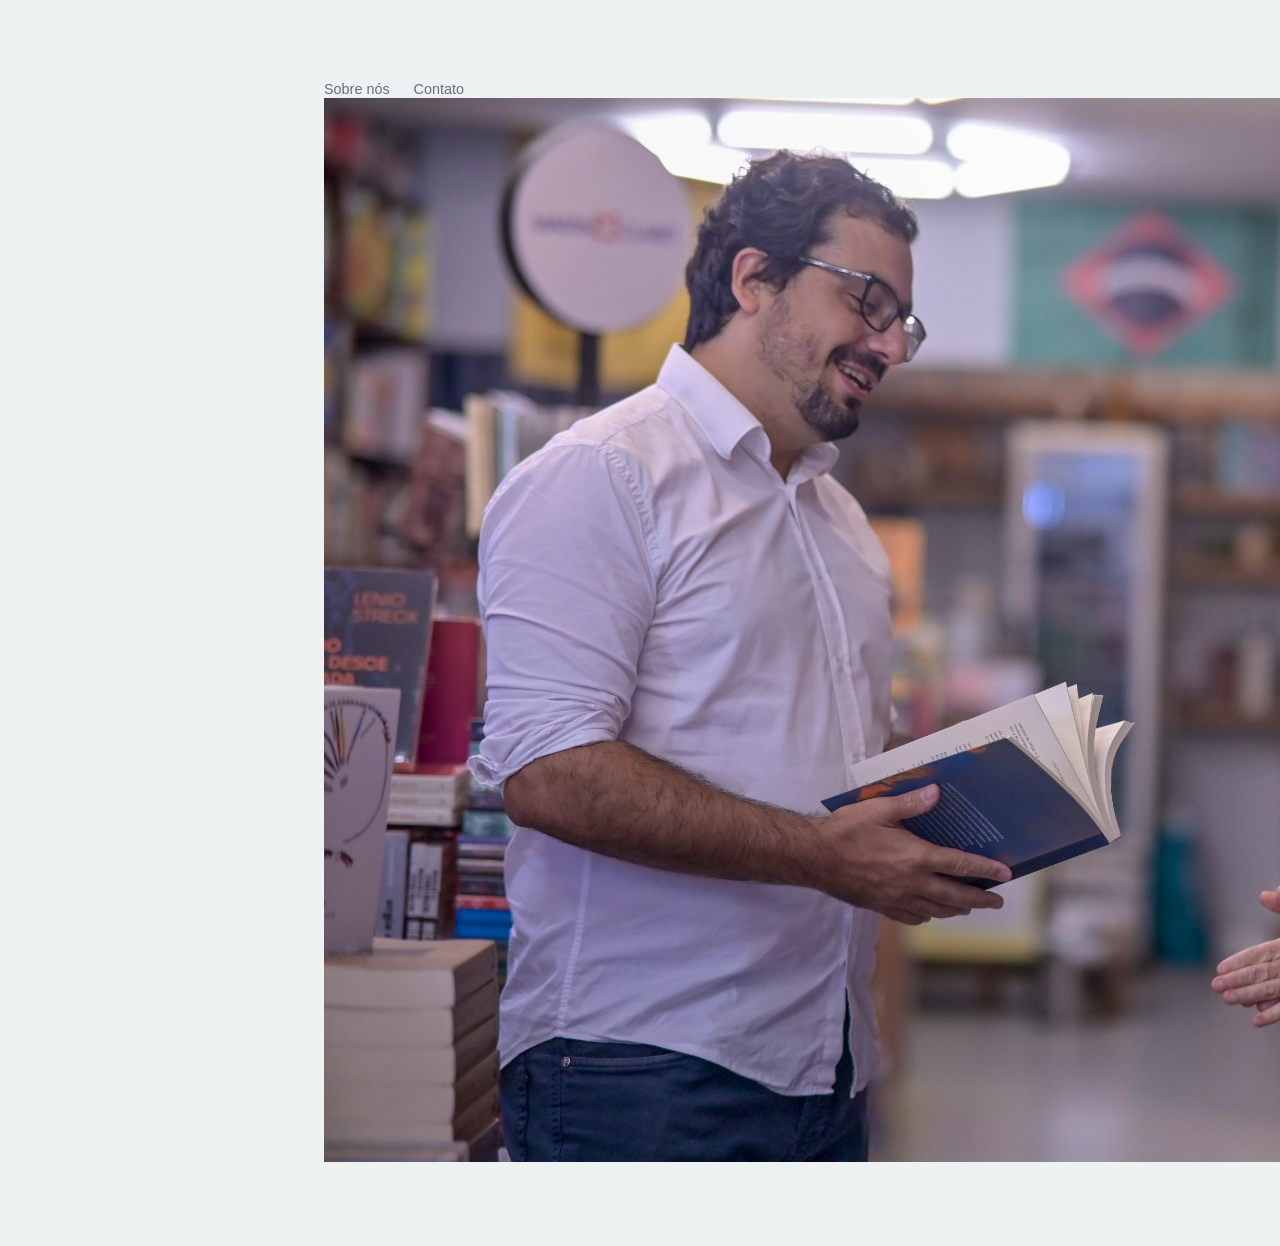
<file: index.html>
<!DOCTYPE html>
<html lang="pt-BR">
<head>
    <meta charset="UTF-8">
    <meta name="viewport" content="width=device-width, initial-scale=1.0">
    <link rel="stylesheet" href="style.css">
    <title>Livraria | Início</title>
</head>
<body>
    <section class = "container">
     <header>
        
            <nav>
                <ul class="paginas"> 
                    <li><a href="sobre.html" class="sobrenos" target="_self">Sobre nós</a></li>
                    <li><a href="contato.html" class="entrar" target="_self">Contato</a></li>
                </ul> 
            </nav>
        </header>
         <img src="imagens/fundo.jpeg" class="fundo" alt="Imagem de fundo">   

    </section>
</body>
</html>
</file>
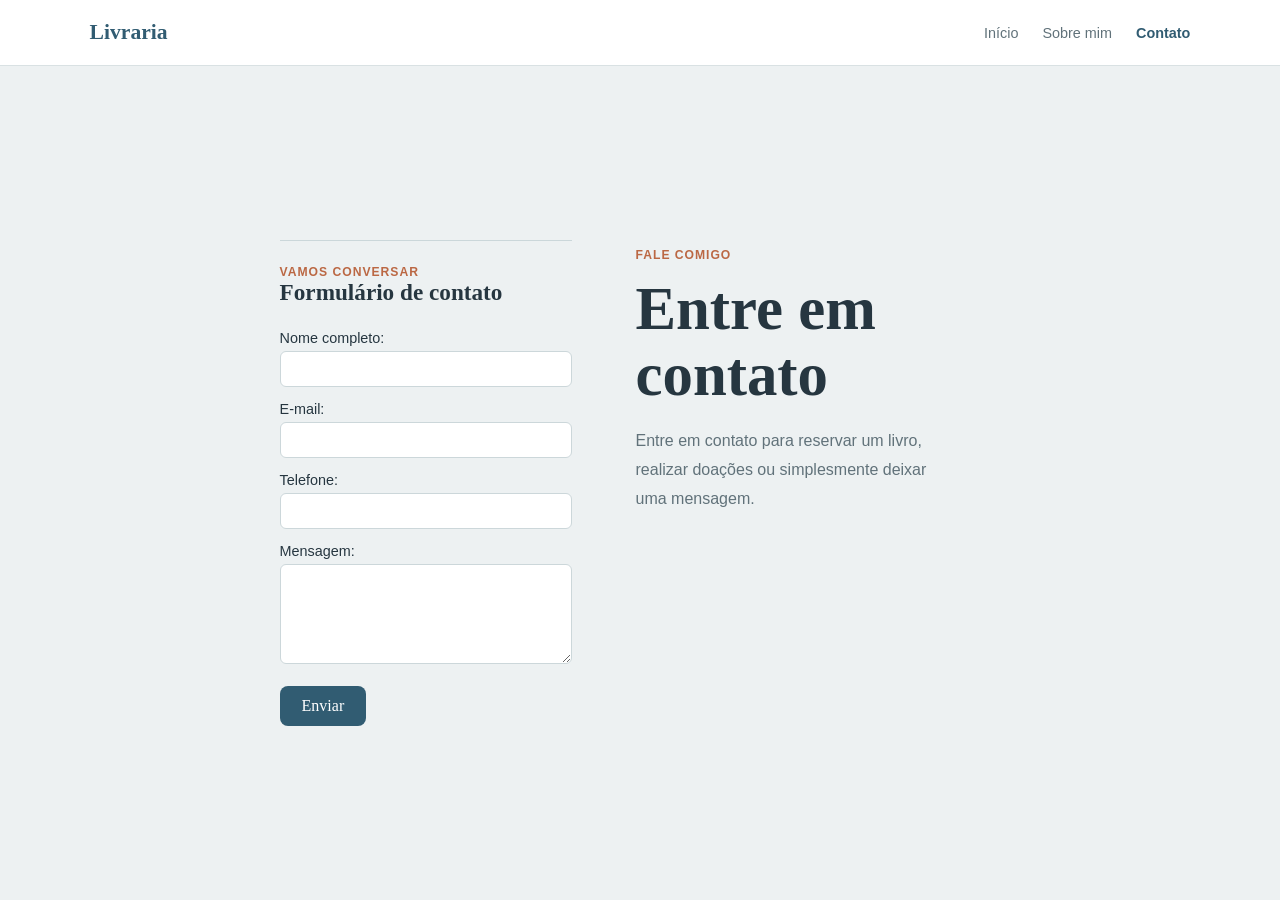
<file: contato.html>
<!DOCTYPE html>
<html lang="pt-BR">
<head>
    <meta charset="UTF-8">
    <meta name="viewport" content="width=device-width, initial-scale=1.0">
    <title>Livraria | Contato</title>
    <link rel="stylesheet" href="contato.css">
</head>
<body>
    <header class="site-header">
        <a class="brand" href="index.html">Livraria</a>
        <nav aria-label="Navegação principal">
            <ul class="paginas">
                <li><a href="index.html">Início</a></li>
                <li><a href="sobre.html">Sobre mim</a></li>
                <li><a class="active" href="contato.html">Contato</a></li>
            </ul>
        </nav>
    </header>

    <main class="content">

        <div class = "formulario">
            <p class="eyebrow">Vamos conversar</p>
            <h1>Formulário de contato</h1>
            <form>
                <label>
                    Nome completo:
                    <input type="text" name="nome">
                </label>
                <label>
                    E-mail: 
                    <input type="email" name="email">
                </label>
                <label>
                    Telefone:
                    <input type="tel" name="telefone">
                </label>
                <label>
                    Mensagem:
                    <textarea name="mensagem" rows="4"></textarea>
                </label>
                <button>Enviar</button>
            </form>
        </div>

        <div class="contato">
            <p class="eyebrow">Fale comigo</p>
            <h1>Entre em contato</h1>
            <p>Entre em contato para reservar um livro, realizar doações ou simplesmente deixar uma mensagem.</p>

        </div>
        
    </main>
</body>
</html>
</file>
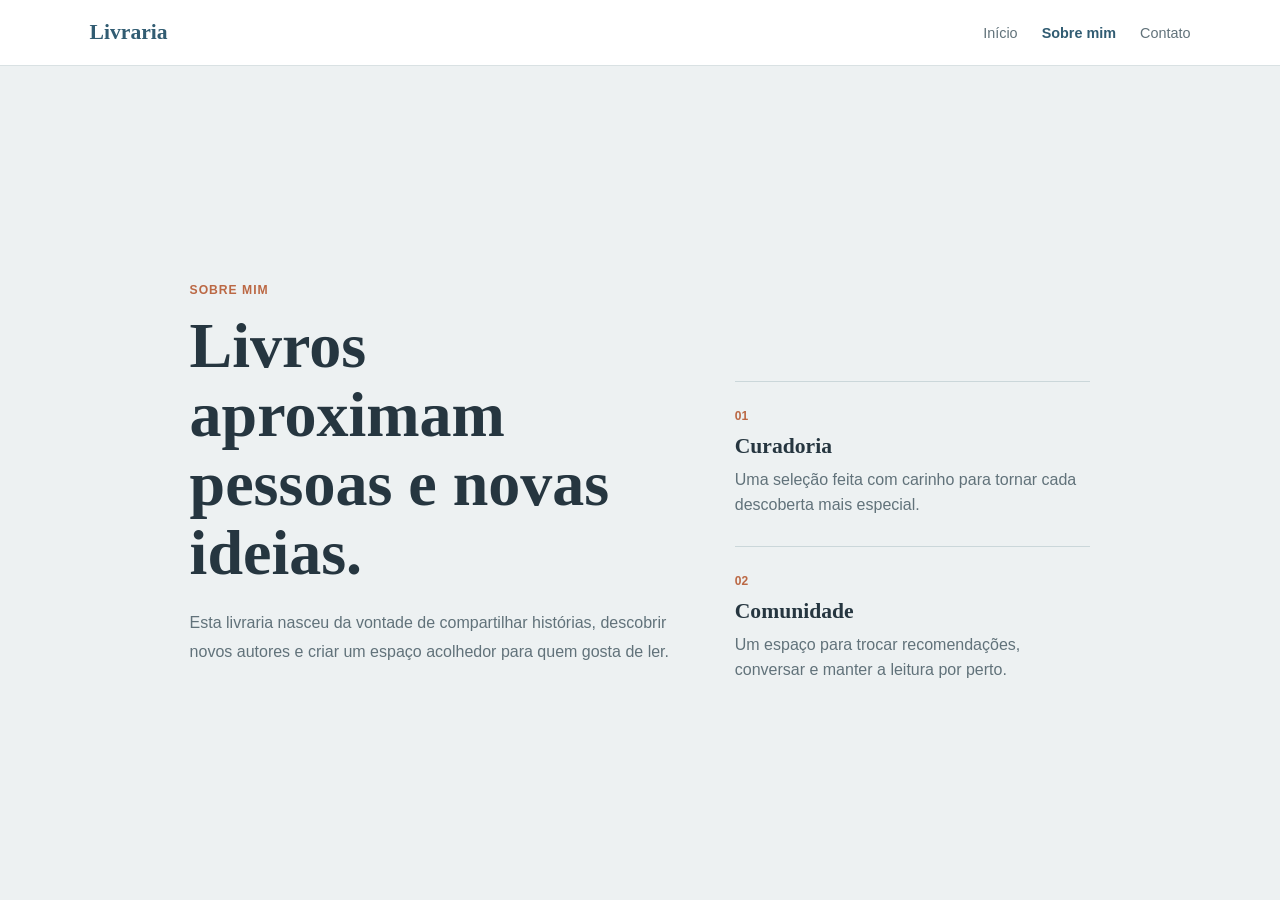
<file: sobre.html>
<!DOCTYPE html>
<html lang="pt-BR">
<head>
    <meta charset="UTF-8">
    <meta name="viewport" content="width=device-width, initial-scale=1.0">
    <link rel="stylesheet" href="style.css">
    <title>Livraria | Sobre mim</title>
</head>
<body>
    <header class="site-header">
        <a class="brand" href="index.html">Livraria</a>
        <nav aria-label="Navegação principal">
            <ul class="paginas">
                <li><a href="index.html">Início</a></li>
                <li><a class="active" href="sobre.html">Sobre mim</a></li>
                <li><a href="contato.html">Contato</a></li>
            </ul>
        </nav>
    </header>

    <main class="about-content">
        <section class="about-intro">
            <p class="eyebrow">Sobre mim</p>
            <h1>Livros aproximam pessoas e novas ideias.</h1>
            <p>Esta livraria nasceu da vontade de compartilhar histórias, descobrir novos autores e criar um espaço acolhedor para quem gosta de ler.</p>
        </section>

        <section class="about-details" aria-label="Sobre a livraria">
            <div>
                <span class="detail-number">01</span>
                <h2>Curadoria</h2>
                <p>Uma seleção feita com carinho para tornar cada descoberta mais especial.</p>
            </div>
            <div>
                <span class="detail-number">02</span>
                <h2>Comunidade</h2>
                <p>Um espaço para trocar recomendações, conversar e manter a leitura por perto.</p>
            </div>
        </section>
    </main>
</body>
</html>
</file>
<file: style.css>
* {
	box-sizing: border-box;
}

body {
	background: #edf1f2;
	color: #263640;
	display: flex;
	flex-direction: column;
	margin: 0;
	min-height: 100vh;
	font-family: Georgia, "Times New Roman", serif;
}

.site-header {
	align-items: center;
	background: #fff;
	border-bottom: 1px solid #d9e1e3;
	display: flex;
	justify-content: space-between;
	padding: 20px 7vw;
}

.brand {
	color: #315c72;
	font-size: 1.35rem;
	font-weight: bold;
	text-decoration: none;
}

.paginas {
	display: flex;
	gap: 24px;
	list-style: none;
	margin: 0;
	padding: 0;
}

.paginas a {
	color: #61727a;
	font-family: Arial, sans-serif;
	font-size: 0.9rem;
	text-decoration: none;
}

.paginas a:hover,
.paginas a.active {
	color: #315c72;
	font-weight: bold;
}

.container {
	margin: auto;
	max-width: 680px;
	padding: 80px 24px;
	text-align: center;
}

.home-content h1 {
	font-size: clamp(2.4rem, 6vw, 4.5rem);
	line-height: 1.05;
	margin: 10px 0 20px;
}

.container > p:not(.eyebrow),
.contato p:not(.eyebrow) {
	color: #61727a;
	font-family: Arial, sans-serif;
	line-height: 1.7;
}

.eyebrow {
	color: #bb6844;
	font-family: Arial, sans-serif;
	font-size: 0.76rem;
	font-weight: bold;
	letter-spacing: 0.08em;
	margin: 0;
	text-transform: uppercase;
}

.btn {
	background: #315c72;
	border-radius: 8px;
	color: #fff;
	display: inline-block;
	font-family: Arial, sans-serif;
	margin-top: 20px;
	padding: 13px 22px;
	text-decoration: none;
}

.btn:hover {
	background: #24485a;
}

.about-content {
	display: grid;
	gap: 64px;
	grid-template-columns: minmax(0, 1.15fr) minmax(260px, 0.85fr);
	margin: auto;
	max-width: 1080px;
	padding: 80px 7vw;
	width: 100%;
}

.about-intro h1 {
	font-size: clamp(2.5rem, 5vw, 4.2rem);
	line-height: 1.08;
	margin: 14px 0 22px;
}

.about-intro > p:not(.eyebrow) {
	color: #61727a;
	font-family: Arial, sans-serif;
	line-height: 1.8;
	max-width: 520px;
}

.about-details {
	align-self: end;
	border-top: 1px solid #cbd7da;
	display: grid;
	gap: 28px;
	padding-top: 24px;
}

.about-details > div + div {
	border-top: 1px solid #cbd7da;
	padding-top: 24px;
}

.detail-number {
	color: #bb6844;
	font-family: Arial, sans-serif;
	font-size: 0.75rem;
	font-weight: bold;
}

.about-details h2 {
	font-size: 1.35rem;
	margin: 10px 0 8px;
}

.about-details p {
	color: #61727a;
	font-family: Arial, sans-serif;
	line-height: 1.6;
	margin: 0;
}

@media (max-width: 600px) {
	.site-header {
		align-items: flex-start;
		flex-direction: column;
		gap: 16px;
		padding: 18px 6vw;
	}

	.paginas {
		gap: 16px;
	}

	.about-content {
		display: block;
		padding: 56px 6vw;
	}

	.about-details {
		margin-top: 52px;
	}
}
</file>
<file: contato.css>
@import url("style.css");

.content {
    align-items: start;
    display: grid;
    gap: 64px;
    grid-template-columns: minmax(0, 0.8fr) minmax(320px, 1fr);
    margin: auto;
    max-width: 900px;
    padding: 80px 7vw;
    width: 100%;
}

.contato {
    padding-top: 8px;
}

.contato h1 {
    font-size: clamp(2.3rem, 5vw, 3.8rem);
    line-height: 1.08;
    margin: 14px 0 20px;
}

.contato p:not(.eyebrow) {
    color: #61727a;
    font-family: Arial, sans-serif;
    line-height: 1.8;
    max-width: 320px;
}

.formulario {
    border-top: 1px solid #cbd7da;
    padding-top: 24px;
}

.formulario h1 {
    font-size: 1.45rem;
    margin: 0 0 24px;
}

form {
    display: flex;
    flex-direction: column;
}

form label {
    display: flex;
    flex-direction: column;
    font-family: Arial, sans-serif;
    font-size: 0.9rem;
    gap: 5px;
    margin-bottom: 14px;
}

textarea,
form label input {
    border: 1px solid #ccd7da;
    border-radius: 6px;
    box-sizing: border-box;
    font: inherit;
    padding: 9px 10px;
    width: 100%;
}

textarea {
    min-height: 100px;
    resize: vertical;
}

form button {
    align-self: start;
    background-color: #315c72;
    border: 0;
    border-radius: 8px;
    color: #fff;
    cursor: pointer;
    font: inherit;
    margin-top: 8px;
    padding: 11px 22px;
}

form button:hover {
    background-color: #24485a;
}

@media (max-width: 700px) {
    .content {
        display: flex;
        flex-direction: column;
        gap: 42px;
        padding: 56px 6vw;
    }

    .formulario {
        width: 100%;
    }
}
</file>
